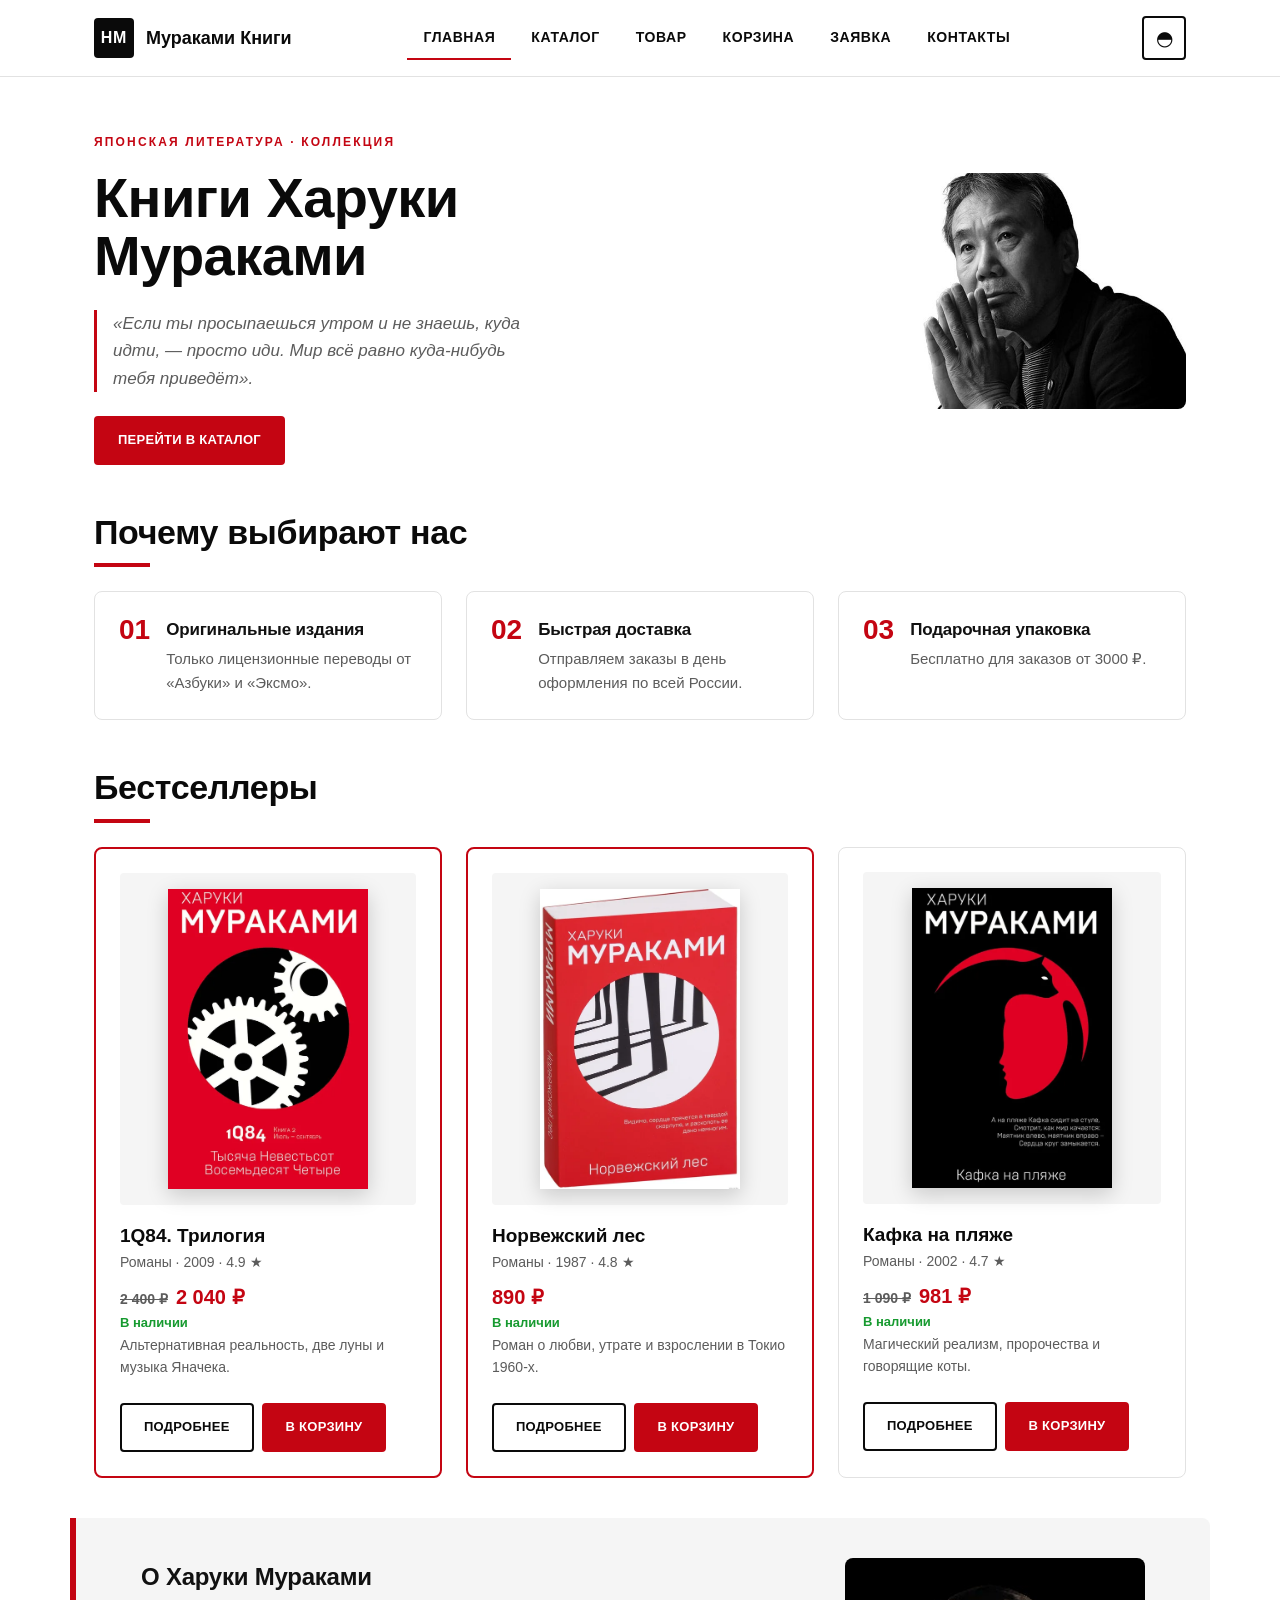
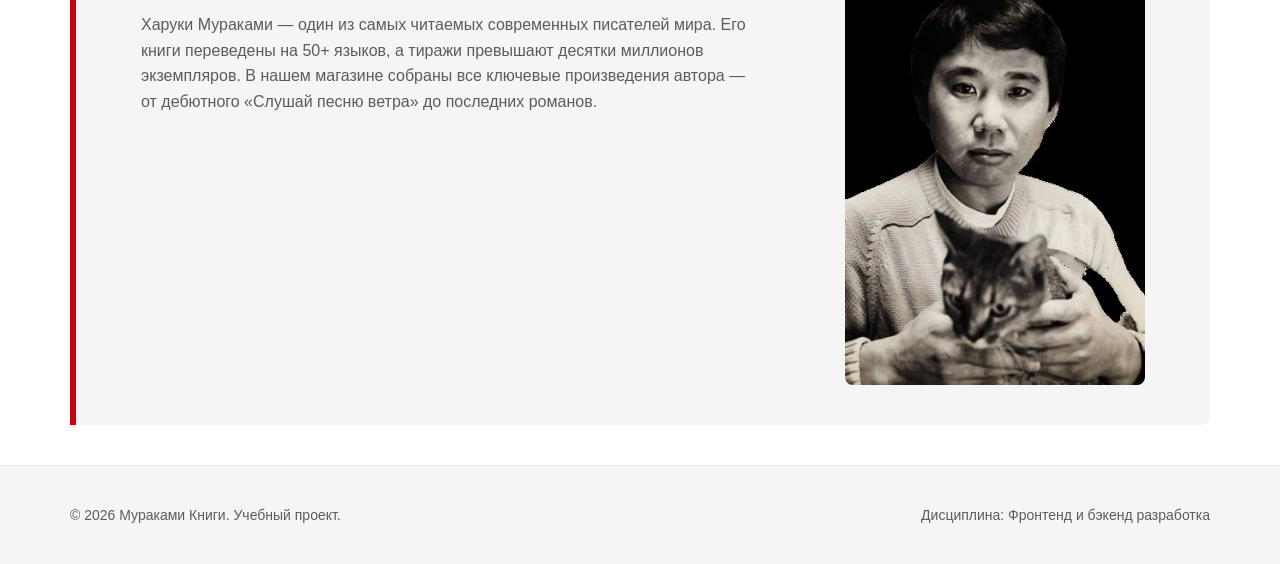
<file: index.html>
<!DOCTYPE html>
<html lang="ru">
<head>
  <meta charset="UTF-8">
  <meta name="viewport" content="width=device-width, initial-scale=1.0">
  <meta name="description" content="Онлайн-магазин книг Харуки Мураками. Коллекционные издания, новинки и бестселлеры.">
  <link rel="icon" type="image/svg+xml" href="images/favicon.svg">
  <title>Книги Харуки Мураками — Онлайн-магазин</title>
  <link rel="stylesheet" href="css/style.css">
  <link rel="stylesheet" href="css/responsive.css">
  <script src="js/data.js" defer></script>
  <script src="js/cart.js" defer></script>
  <script src="js/modal.js" defer></script>
  <script src="js/catalog.js" defer></script>
  <script src="js/main.js" defer></script>
</head>
<body>
  <a class="skip-link" href="#main">Перейти к основному содержимому</a>

  <header class="site-header">
    <div class="site-header__inner">
      <a class="site-header__logo" href="index.html">
        <span class="site-header__logo-mark">HM</span>
        <span class="site-header__logo-text">Мураками&nbsp;Книги</span>
      </a>

      <nav class="site-nav" aria-label="Основная навигация">
        <button
          class="site-nav__toggle"
          type="button"
          aria-expanded="false"
          aria-controls="site-nav-list"
          aria-label="Открыть меню"
        >
          <span class="site-nav__toggle-bar" aria-hidden="true"></span>
          <span class="site-nav__toggle-bar" aria-hidden="true"></span>
          <span class="site-nav__toggle-bar" aria-hidden="true"></span>
        </button>
        <ul class="site-nav__list" id="site-nav-list">
          <li class="site-nav__item">
            <a class="site-nav__link site-nav__link--active" href="index.html" aria-current="page">Главная</a>
          </li>
          <li class="site-nav__item">
            <a class="site-nav__link" href="catalog.html">Каталог</a>
          </li>
          <li class="site-nav__item">
            <a class="site-nav__link" href="product.html">Товар</a>
          </li>
          <li class="site-nav__item">
            <a class="site-nav__link" href="cart.html">Корзина<span class="cart-badge" data-cart-count hidden>0</span></a>
          </li>
          <li class="site-nav__item">
            <a class="site-nav__link" href="order.html">Заявка</a>
          </li>
          <li class="site-nav__item">
            <a class="site-nav__link" href="contacts.html">Контакты</a>
          </li>
        </ul>
      </nav>

      <div class="site-header__actions">
        <button class="theme-toggle" type="button" aria-pressed="false" aria-label="Включить тёмную тему">
          <span class="theme-toggle__icon" aria-hidden="true">&#9683;</span>
        </button>
      </div>
    </div>
  </header>

  <main id="main">

    <section class="hero">
      <div class="hero__content">
        <p class="hero__eyebrow">Японская литература · Коллекция</p>
        <h1 class="hero__title">Книги Харуки Мураками</h1>
        <p class="hero__text">
          «Если ты просыпаешься утром и не знаешь, куда идти, — просто иди.
          Мир всё равно куда-нибудь тебя приведёт».
        </p>
        <a class="button button--primary" href="catalog.html">Перейти в каталог</a>
      </div>

      <div class="hero__portrait">
        <picture>
          <source media="(min-width: 1440px)" srcset="images/hero-desktop.jpg">
          <source media="(min-width: 768px)" srcset="images/hero-tablet.jpg">
          <img
            class="hero__img"
            src="images/hero-mobile.jpg"
            alt="Харуки Мураками"
            width="480"
            height="270"
          >
        </picture>
      </div>
    </section>

    <section class="section" id="advantages" aria-labelledby="advantages-title">
      <h2 class="section__title" id="advantages-title">Почему выбирают нас</h2>

      <ul class="advantages-list">
        <li class="advantages-list__item">
          <span class="advantages-list__num">01</span>
          <div>
            <h3 class="advantages-list__title">Оригинальные издания</h3>
            <p class="advantages-list__text">Только лицензионные переводы от «Азбуки» и «Эксмо».</p>
          </div>
        </li>
        <li class="advantages-list__item">
          <span class="advantages-list__num">02</span>
          <div>
            <h3 class="advantages-list__title">Быстрая доставка</h3>
            <p class="advantages-list__text">Отправляем заказы в день оформления по всей России.</p>
          </div>
        </li>
        <li class="advantages-list__item">
          <span class="advantages-list__num">03</span>
          <div>
            <h3 class="advantages-list__title">Подарочная упаковка</h3>
            <p class="advantages-list__text">Бесплатно для заказов от 3000 ₽.</p>
          </div>
        </li>
      </ul>
    </section>

    <section class="section" id="popular" aria-labelledby="popular-title">
      <h2 class="section__title" id="popular-title">Бестселлеры</h2>

      <div class="products-grid" data-products-container data-limit="3"></div>
    </section>

    <aside class="aside-info" aria-labelledby="aside-info-title">
      <div class="aside-info__content">
        <h2 class="aside-info__title" id="aside-info-title">О Харуки Мураками</h2>
        <p class="aside-info__text">
          Харуки Мураками — один из самых читаемых современных писателей мира.
          Его книги переведены на 50+ языков, а тиражи превышают десятки миллионов
          экземпляров. В нашем магазине собраны все ключевые произведения автора —
          от дебютного «Слушай песню ветра» до последних романов.
        </p>
      </div>
      <div class="aside-info__portrait">
        <img
          class="aside-info__img"
          src="images/haruki-350.jpg"
          srcset="images/haruki-350.jpg 350w"
          sizes="(max-width: 767px) 100vw, 300px"
          alt="Портрет Харуки Мураками"
          width="350"
          height="497"
          loading="lazy">
      </div>
    </aside>
  </main>

  <footer class="site-footer">
    <div class="site-footer__inner">
      <p>&copy; 2026 Мураками Книги. Учебный проект.</p>
      <p>Дисциплина: Фронтенд и бэкенд разработка</p>
    </div>
  </footer>
</body>
</html>
</file>
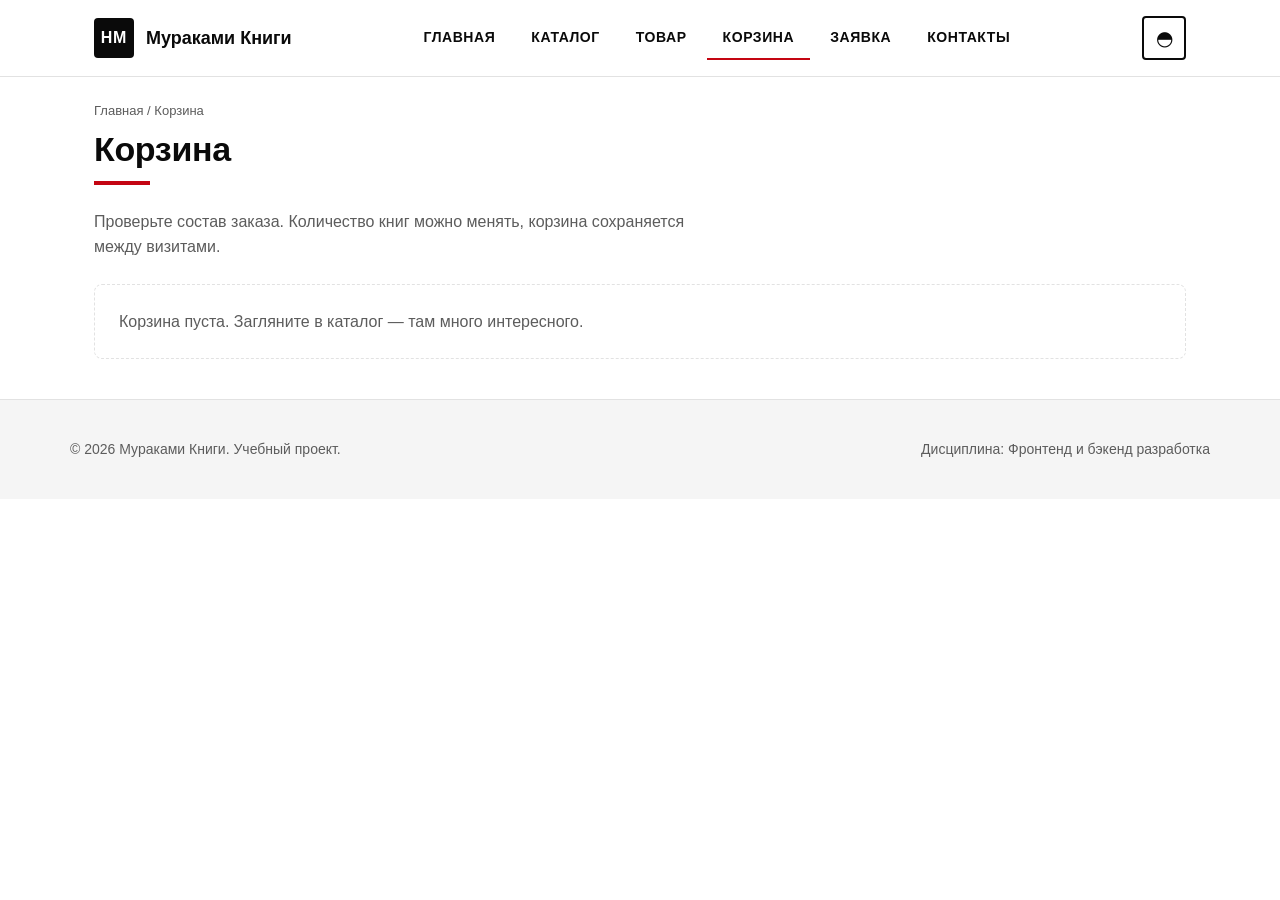
<file: cart.html>
<!DOCTYPE html>
<html lang="ru">
<head>
  <meta charset="UTF-8">
  <meta name="viewport" content="width=device-width, initial-scale=1.0">
  <meta name="description" content="Корзина магазина книг Харуки Мураками.">
  <link rel="icon" type="image/svg+xml" href="images/favicon.svg">
  <title>Корзина — Мураками Книги</title>
  <link rel="stylesheet" href="css/style.css">
  <link rel="stylesheet" href="css/responsive.css">
  <script src="js/data.js" defer></script>
  <script src="js/cart.js" defer></script>
  <script src="js/main.js" defer></script>
</head>
<body>
  <a class="skip-link" href="#main">Перейти к основному содержимому</a>

  <header class="site-header">
    <div class="site-header__inner">
      <a class="site-header__logo" href="index.html">
        <span class="site-header__logo-mark">HM</span>
        <span class="site-header__logo-text">Мураками&nbsp;Книги</span>
      </a>

      <nav class="site-nav" aria-label="Основная навигация">
        <button
          class="site-nav__toggle"
          type="button"
          aria-expanded="false"
          aria-controls="site-nav-list"
          aria-label="Открыть меню"
        >
          <span class="site-nav__toggle-bar" aria-hidden="true"></span>
          <span class="site-nav__toggle-bar" aria-hidden="true"></span>
          <span class="site-nav__toggle-bar" aria-hidden="true"></span>
        </button>
        <ul class="site-nav__list" id="site-nav-list">
          <li class="site-nav__item">
            <a class="site-nav__link" href="index.html">Главная</a>
          </li>
          <li class="site-nav__item">
            <a class="site-nav__link" href="catalog.html">Каталог</a>
          </li>
          <li class="site-nav__item">
            <a class="site-nav__link" href="product.html">Товар</a>
          </li>
          <li class="site-nav__item">
            <a class="site-nav__link site-nav__link--active" href="cart.html" aria-current="page">Корзина<span class="cart-badge" data-cart-count hidden>0</span></a>
          </li>
          <li class="site-nav__item">
            <a class="site-nav__link" href="order.html">Заявка</a>
          </li>
          <li class="site-nav__item">
            <a class="site-nav__link" href="contacts.html">Контакты</a>
          </li>
        </ul>
      </nav>

      <div class="site-header__actions">
        <button class="theme-toggle" type="button" aria-pressed="false" aria-label="Включить тёмную тему">
          <span class="theme-toggle__icon" aria-hidden="true">&#9683;</span>
        </button>
      </div>
    </div>
  </header>

  <main id="main">
    <nav class="breadcrumbs" aria-label="Хлебные крошки">
      <a class="breadcrumbs__link" href="index.html">Главная</a>
      <span class="breadcrumbs__current">Корзина</span>
    </nav>

    <section class="section">
      <h1 class="section__title">Корзина</h1>
      <p class="section__lead">
        Проверьте состав заказа. Количество книг можно менять, корзина сохраняется
        между визитами.
      </p>

      <div data-cart-container></div>
    </section>
  </main>

  <footer class="site-footer">
    <div class="site-footer__inner">
      <p>&copy; 2026 Мураками Книги. Учебный проект.</p>
      <p>Дисциплина: Фронтенд и бэкенд разработка</p>
    </div>
  </footer>
</body>
</html>
</file>
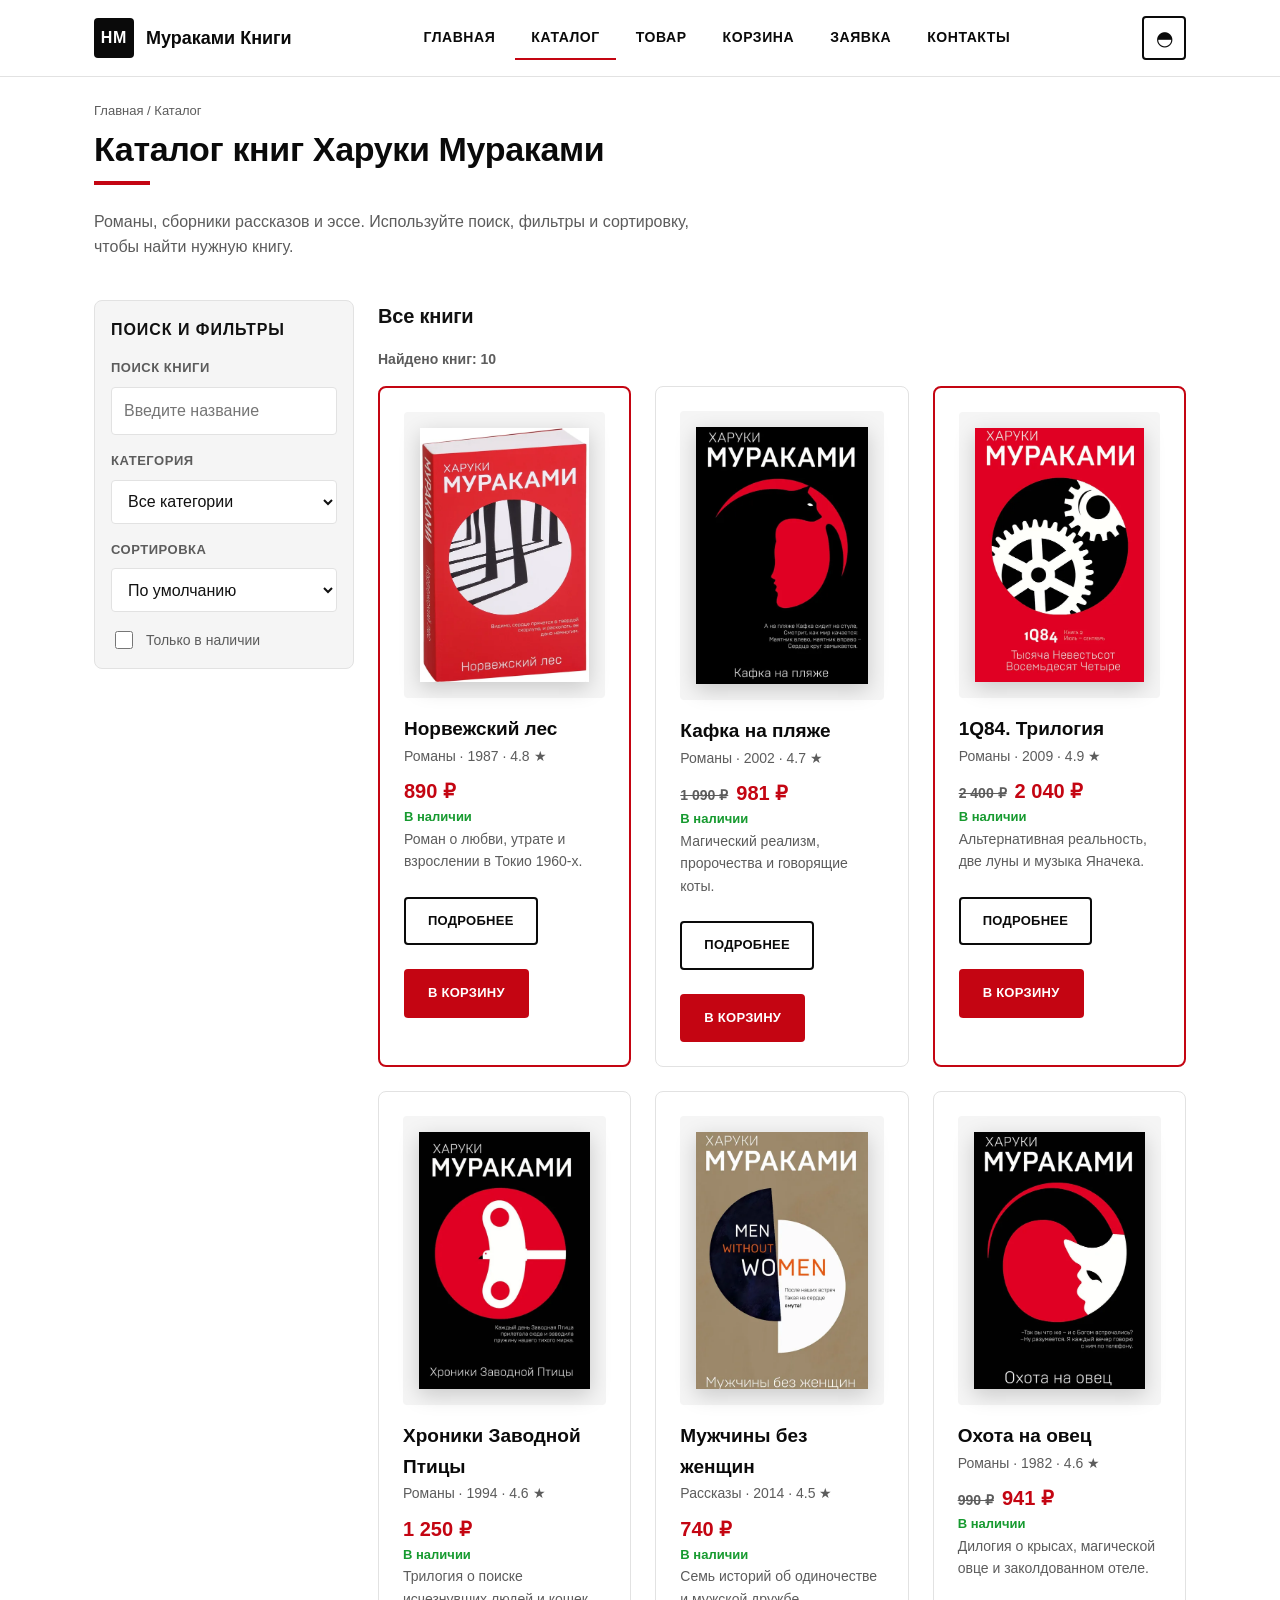
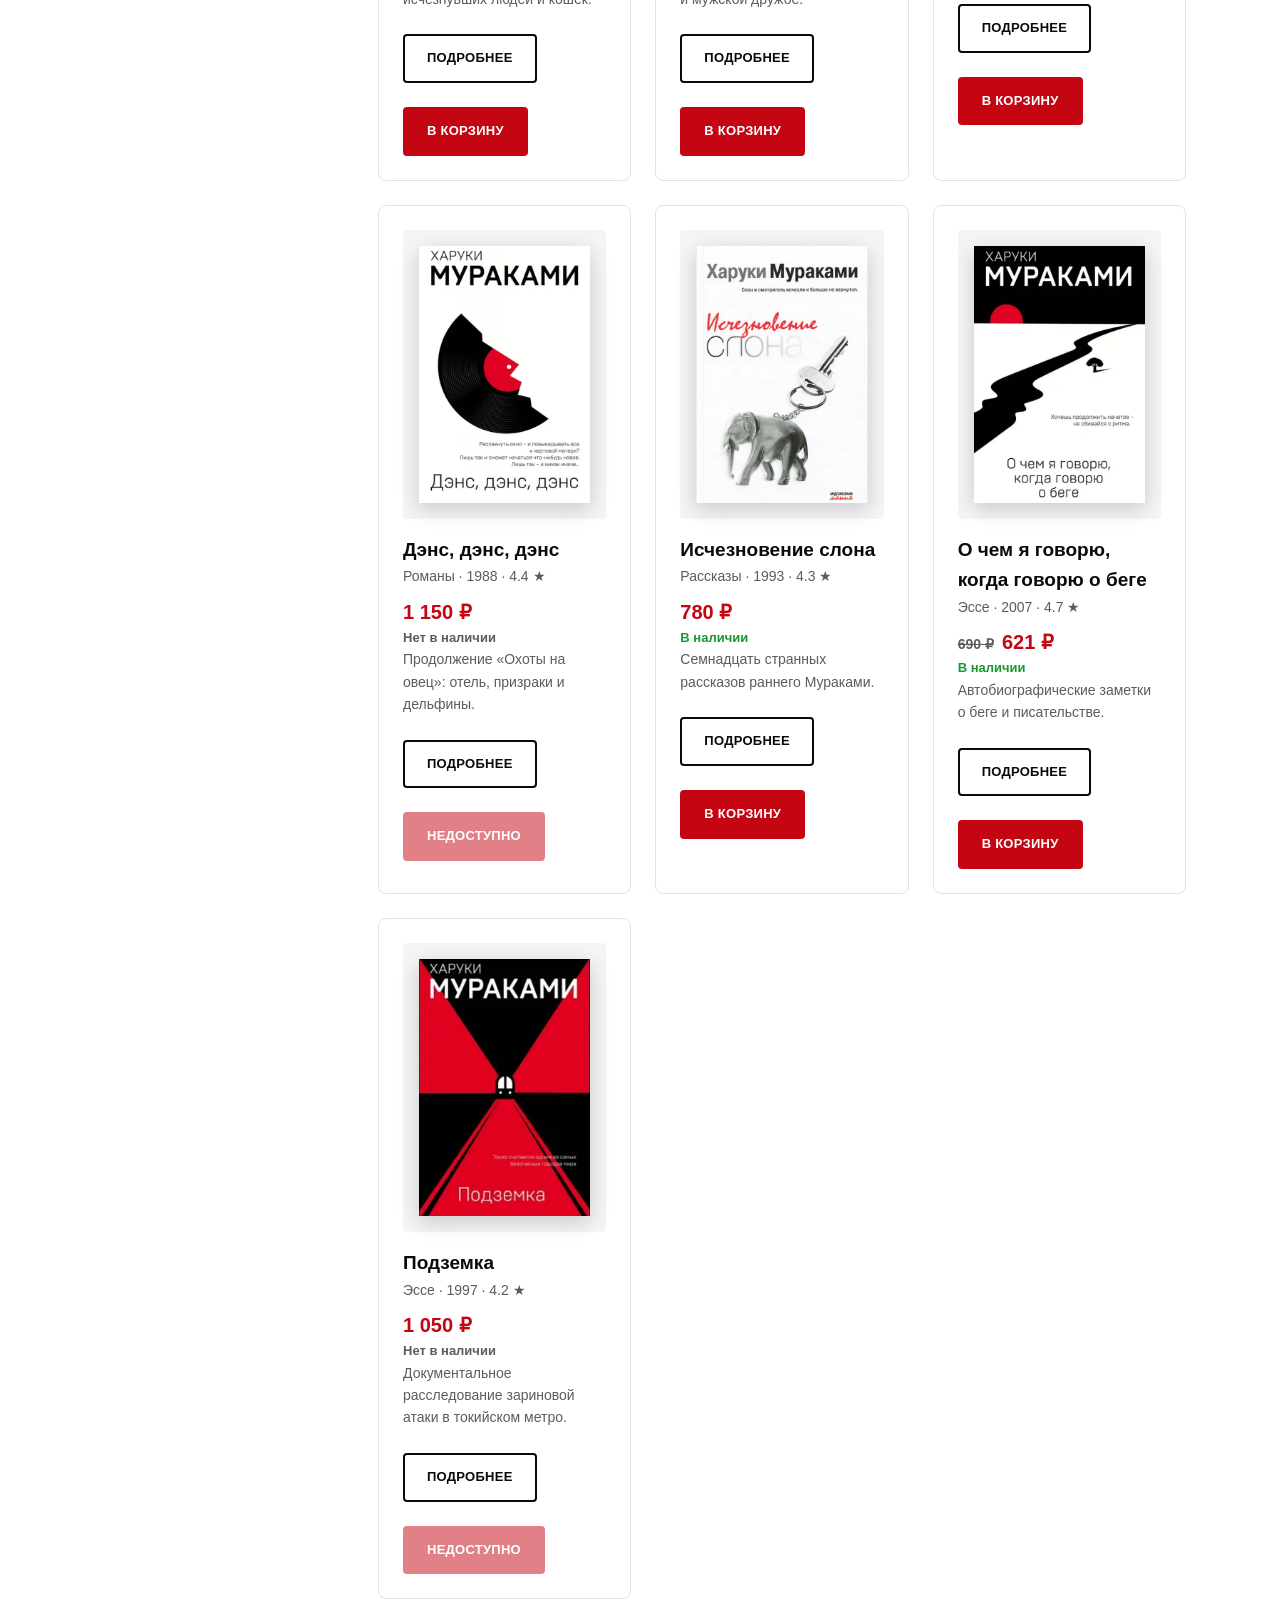
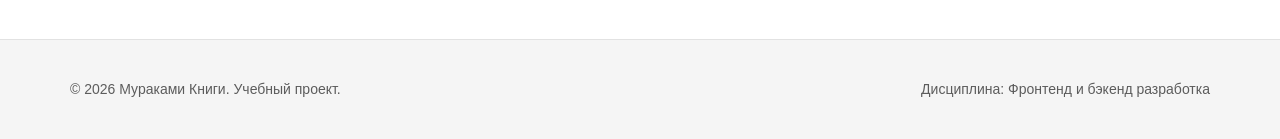
<file: catalog.html>
<!DOCTYPE html>
<html lang="ru">
<head>
  <meta charset="UTF-8">
  <meta name="viewport" content="width=device-width, initial-scale=1.0">
  <meta name="description" content="Каталог книг Харуки Мураками: поиск, фильтрация и сортировка.">
  <link rel="icon" type="image/svg+xml" href="images/favicon.svg">
  <title>Каталог книг — Мураками Книги</title>
  <link rel="stylesheet" href="css/style.css">
  <link rel="stylesheet" href="css/responsive.css">
  <script src="js/data.js" defer></script>
  <script src="js/cart.js" defer></script>
  <script src="js/modal.js" defer></script>
  <script src="js/catalog.js" defer></script>
  <script src="js/main.js" defer></script>
</head>
<body>
  <a class="skip-link" href="#main">Перейти к основному содержимому</a>

  <header class="site-header">
    <div class="site-header__inner">
      <a class="site-header__logo" href="index.html">
        <span class="site-header__logo-mark">HM</span>
        <span class="site-header__logo-text">Мураками&nbsp;Книги</span>
      </a>

      <nav class="site-nav" aria-label="Основная навигация">
        <button
          class="site-nav__toggle"
          type="button"
          aria-expanded="false"
          aria-controls="site-nav-list"
          aria-label="Открыть меню"
        >
          <span class="site-nav__toggle-bar" aria-hidden="true"></span>
          <span class="site-nav__toggle-bar" aria-hidden="true"></span>
          <span class="site-nav__toggle-bar" aria-hidden="true"></span>
        </button>
        <ul class="site-nav__list" id="site-nav-list">
          <li class="site-nav__item">
            <a class="site-nav__link" href="index.html">Главная</a>
          </li>
          <li class="site-nav__item">
            <a class="site-nav__link site-nav__link--active" href="catalog.html" aria-current="page">Каталог</a>
          </li>
          <li class="site-nav__item">
            <a class="site-nav__link" href="product.html">Товар</a>
          </li>
          <li class="site-nav__item">
            <a class="site-nav__link" href="cart.html">Корзина<span class="cart-badge" data-cart-count hidden>0</span></a>
          </li>
          <li class="site-nav__item">
            <a class="site-nav__link" href="order.html">Заявка</a>
          </li>
          <li class="site-nav__item">
            <a class="site-nav__link" href="contacts.html">Контакты</a>
          </li>
        </ul>
      </nav>

      <div class="site-header__actions">
        <button class="theme-toggle" type="button" aria-pressed="false" aria-label="Включить тёмную тему">
          <span class="theme-toggle__icon" aria-hidden="true">&#9683;</span>
        </button>
      </div>
    </div>
  </header>

  <main id="main">
    <nav class="breadcrumbs" aria-label="Хлебные крошки">
      <a class="breadcrumbs__link" href="index.html">Главная</a>
      <span class="breadcrumbs__current">Каталог</span>
    </nav>

    <section class="section">
      <h1 class="section__title">Каталог книг Харуки Мураками</h1>
      <p class="section__lead">
        Романы, сборники рассказов и эссе. Используйте поиск, фильтры и сортировку,
        чтобы найти нужную книгу.
      </p>
    </section>

    <section class="catalog-layout">

      <aside class="catalog-filters" aria-labelledby="filters-title">
        <h2 class="catalog-filters__title" id="filters-title">Поиск и фильтры</h2>

        <div class="catalog-controls">
          <div class="catalog-controls__group">
            <label class="order-form__label" for="catalog-search">Поиск книги</label>
            <input
              class="catalog-controls__input"
              id="catalog-search"
              type="search"
              placeholder="Введите название"
              autocomplete="off"
            >
          </div>

          <div class="catalog-controls__group">
            <label class="order-form__label" for="category-filter">Категория</label>
            <select class="catalog-controls__select" id="category-filter">
              <option value="all">Все категории</option>
              <option value="novels">Романы</option>
              <option value="stories">Рассказы</option>
              <option value="essays">Эссе</option>
            </select>
          </div>

          <div class="catalog-controls__group">
            <label class="order-form__label" for="sort-select">Сортировка</label>
            <select class="catalog-controls__select" id="sort-select">
              <option value="default">По умолчанию</option>
              <option value="price-asc">Сначала дешевле</option>
              <option value="price-desc">Сначала дороже</option>
              <option value="title-asc">По названию А-Я</option>
              <option value="rating-desc">По рейтингу</option>
            </select>
          </div>

          <label class="catalog-controls__check">
            <input type="checkbox" id="available-toggle">
            Только в наличии
          </label>
        </div>
      </aside>

      <section class="catalog-products" aria-labelledby="all-books-title">
        <h2 class="catalog-products__title" id="all-books-title">Все книги</h2>

        <p class="catalog-count" aria-live="polite"></p>
        <p class="catalog-empty" hidden>По выбранным условиям книги не найдены.</p>

        <div class="products-grid" data-products-container></div>
      </section>
    </section>
  </main>

  <footer class="site-footer">
    <div class="site-footer__inner">
      <p>&copy; 2026 Мураками Книги. Учебный проект.</p>
      <p>Дисциплина: Фронтенд и бэкенд разработка</p>
    </div>
  </footer>
</body>
</html>
</file>
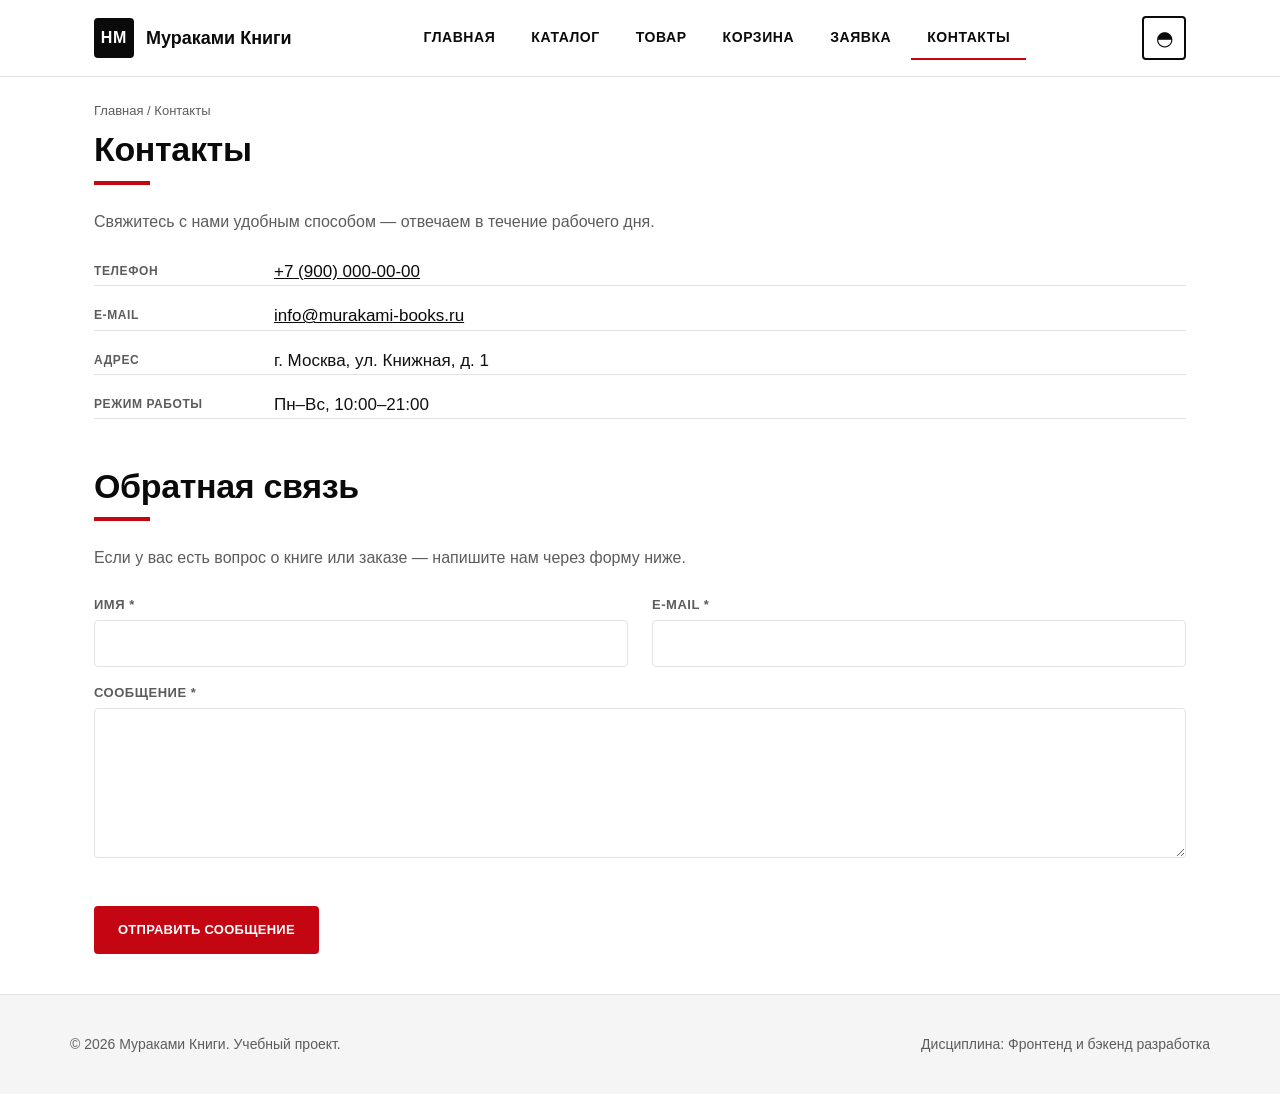
<file: contacts.html>
<!DOCTYPE html>
<html lang="ru">
<head>
  <meta charset="UTF-8">
  <meta name="viewport" content="width=device-width, initial-scale=1.0">
  <meta name="description" content="Контакты магазина книг Харуки Мураками.">
  <link rel="icon" type="image/svg+xml" href="images/favicon.svg">
  <title>Контакты — Мураками Книги</title>
  <link rel="stylesheet" href="css/style.css">
  <link rel="stylesheet" href="css/responsive.css">
  <script src="js/data.js" defer></script>
  <script src="js/cart.js" defer></script>
  <script src="js/main.js" defer></script>
</head>
<body>
  <a class="skip-link" href="#main">Перейти к основному содержимому</a>

  <header class="site-header">
    <div class="site-header__inner">
      <a class="site-header__logo" href="index.html">
        <span class="site-header__logo-mark">HM</span>
        <span class="site-header__logo-text">Мураками&nbsp;Книги</span>
      </a>

      <nav class="site-nav" aria-label="Основная навигация">
        <button
          class="site-nav__toggle"
          type="button"
          aria-expanded="false"
          aria-controls="site-nav-list"
          aria-label="Открыть меню"
        >
          <span class="site-nav__toggle-bar" aria-hidden="true"></span>
          <span class="site-nav__toggle-bar" aria-hidden="true"></span>
          <span class="site-nav__toggle-bar" aria-hidden="true"></span>
        </button>
        <ul class="site-nav__list" id="site-nav-list">
          <li class="site-nav__item">
            <a class="site-nav__link" href="index.html">Главная</a>
          </li>
          <li class="site-nav__item">
            <a class="site-nav__link" href="catalog.html">Каталог</a>
          </li>
          <li class="site-nav__item">
            <a class="site-nav__link" href="product.html">Товар</a>
          </li>
          <li class="site-nav__item">
            <a class="site-nav__link" href="cart.html">Корзина<span class="cart-badge" data-cart-count hidden>0</span></a>
          </li>
          <li class="site-nav__item">
            <a class="site-nav__link" href="order.html">Заявка</a>
          </li>
          <li class="site-nav__item">
            <a class="site-nav__link site-nav__link--active" href="contacts.html" aria-current="page">Контакты</a>
          </li>
        </ul>
      </nav>

      <div class="site-header__actions">
        <button class="theme-toggle" type="button" aria-pressed="false" aria-label="Включить тёмную тему">
          <span class="theme-toggle__icon" aria-hidden="true">&#9683;</span>
        </button>
      </div>
    </div>
  </header>

  <main id="main">
    <nav class="breadcrumbs" aria-label="Хлебные крошки">
      <a class="breadcrumbs__link" href="index.html">Главная</a>
      <span class="breadcrumbs__current">Контакты</span>
    </nav>

    <section class="section">
      <h1 class="section__title">Контакты</h1>
      <p class="section__lead">
        Свяжитесь с нами удобным способом — отвечаем в течение рабочего дня.
      </p>

      <ul class="contact-list">
        <li class="contact-list__item">
          <span class="contact-list__label">Телефон</span>
          <span class="contact-list__value"><a href="tel:+79000000000">+7 (900) 000-00-00</a></span>
        </li>
        <li class="contact-list__item">
          <span class="contact-list__label">E-mail</span>
          <span class="contact-list__value"><a href="mailto:info@murakami-books.ru">info@murakami-books.ru</a></span>
        </li>
        <li class="contact-list__item">
          <span class="contact-list__label">Адрес</span>
          <span class="contact-list__value">г. Москва, ул. Книжная, д. 1</span>
        </li>
        <li class="contact-list__item">
          <span class="contact-list__label">Режим работы</span>
          <span class="contact-list__value">Пн–Вс, 10:00–21:00</span>
        </li>
      </ul>
    </section>

    <section class="section" id="feedback" aria-labelledby="feedback-title">
      <h2 class="section__title" id="feedback-title">Обратная связь</h2>
      <p class="section__lead">
        Если у вас есть вопрос о книге или заказе — напишите нам через форму ниже.
      </p>

      <form class="order-form page-form" id="feedback-form" action="#" method="post" novalidate>

        <div class="order-form__field">
          <label class="order-form__label" for="feedback-name">Имя *</label>
          <input
            class="order-form__input"
            id="feedback-name"
            name="name"
            type="text"
            autocomplete="name"
            required
          >
        </div>

        <div class="order-form__field">
          <label class="order-form__label" for="feedback-email">E-mail *</label>
          <input
            class="order-form__input"
            id="feedback-email"
            name="email"
            type="email"
            autocomplete="email"
            required
          >
        </div>

        <div class="order-form__field page-form__group--wide">
          <label class="order-form__label" for="feedback-message">Сообщение *</label>
          <textarea
            class="order-form__textarea"
            id="feedback-message"
            name="message"
            rows="5"
            required
          ></textarea>
        </div>

        <div class="order-form__actions page-form__group--wide">
          <button class="button button--primary" type="submit">Отправить сообщение</button>
        </div>
      </form>
    </section>
  </main>

  <footer class="site-footer">
    <div class="site-footer__inner">
      <p>&copy; 2026 Мураками Книги. Учебный проект.</p>
      <p>Дисциплина: Фронтенд и бэкенд разработка</p>
    </div>
  </footer>

  <p class="success-message" id="success-message" hidden role="status">
    Заявка успешно отправлена! Мы свяжемся с вами в ближайшее время.
  </p>
</body>
</html>
</file>
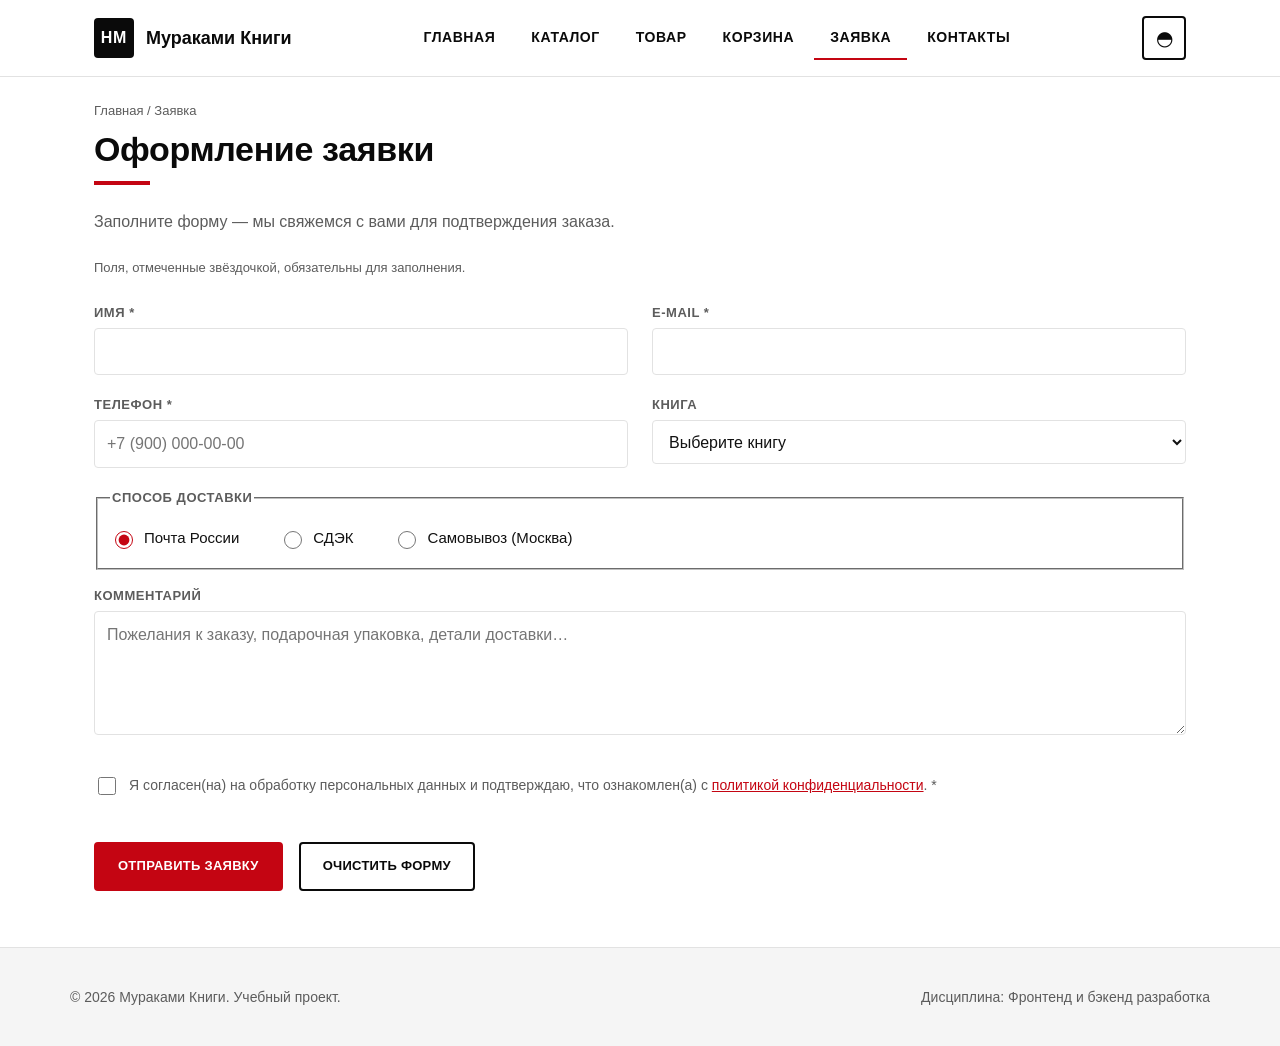
<file: order.html>
<!DOCTYPE html>
<html lang="ru">
<head>
  <meta charset="UTF-8">
  <meta name="viewport" content="width=device-width, initial-scale=1.0">
  <meta name="description" content="Оформление заявки на книгу с проверкой формы.">
  <link rel="icon" type="image/svg+xml" href="images/favicon.svg">
  <title>Оформление заявки — Мураками Книги</title>
  <link rel="stylesheet" href="css/style.css">
  <link rel="stylesheet" href="css/responsive.css">
  <script src="js/data.js" defer></script>
  <script src="js/cart.js" defer></script>
  <script src="js/validation.js" defer></script>
  <script src="js/main.js" defer></script>
</head>
<body>
  <a class="skip-link" href="#main">Перейти к основному содержимому</a>

  <header class="site-header">
    <div class="site-header__inner">
      <a class="site-header__logo" href="index.html">
        <span class="site-header__logo-mark">HM</span>
        <span class="site-header__logo-text">Мураками&nbsp;Книги</span>
      </a>

      <nav class="site-nav" aria-label="Основная навигация">
        <button
          class="site-nav__toggle"
          type="button"
          aria-expanded="false"
          aria-controls="site-nav-list"
          aria-label="Открыть меню"
        >
          <span class="site-nav__toggle-bar" aria-hidden="true"></span>
          <span class="site-nav__toggle-bar" aria-hidden="true"></span>
          <span class="site-nav__toggle-bar" aria-hidden="true"></span>
        </button>
        <ul class="site-nav__list" id="site-nav-list">
          <li class="site-nav__item">
            <a class="site-nav__link" href="index.html">Главная</a>
          </li>
          <li class="site-nav__item">
            <a class="site-nav__link" href="catalog.html">Каталог</a>
          </li>
          <li class="site-nav__item">
            <a class="site-nav__link" href="product.html">Товар</a>
          </li>
          <li class="site-nav__item">
            <a class="site-nav__link" href="cart.html">Корзина<span class="cart-badge" data-cart-count hidden>0</span></a>
          </li>
          <li class="site-nav__item">
            <a class="site-nav__link site-nav__link--active" href="order.html" aria-current="page">Заявка</a>
          </li>
          <li class="site-nav__item">
            <a class="site-nav__link" href="contacts.html">Контакты</a>
          </li>
        </ul>
      </nav>

      <div class="site-header__actions">
        <button class="theme-toggle" type="button" aria-pressed="false" aria-label="Включить тёмную тему">
          <span class="theme-toggle__icon" aria-hidden="true">&#9683;</span>
        </button>
      </div>
    </div>
  </header>

  <main id="main">
    <nav class="breadcrumbs" aria-label="Хлебные крошки">
      <a class="breadcrumbs__link" href="index.html">Главная</a>
      <span class="breadcrumbs__current">Заявка</span>
    </nav>

    <section class="section">
      <h1 class="section__title">Оформление заявки</h1>
      <p class="section__lead">
        Заполните форму — мы свяжемся с вами для подтверждения заказа.
      </p>
      <p class="form-note">
        Поля, отмеченные звёздочкой, обязательны для заполнения.
      </p>

      <form class="order-form page-form" id="page-order-form" action="#" method="post" novalidate>

        <div class="order-form__field">
          <label class="order-form__label" for="page-order-name">Имя *</label>
          <input
            class="order-form__input"
            id="page-order-name"
            name="name"
            type="text"
            autocomplete="name"
          >
          <p class="form-error" id="page-order-name-error"></p>
        </div>

        <div class="order-form__field">
          <label class="order-form__label" for="page-order-email">E-mail *</label>
          <input
            class="order-form__input"
            id="page-order-email"
            name="email"
            type="email"
            autocomplete="email"
          >
          <p class="form-error" id="page-order-email-error"></p>
        </div>

        <div class="order-form__field">
          <label class="order-form__label" for="page-order-phone">Телефон *</label>
          <input
            class="order-form__input"
            id="page-order-phone"
            name="phone"
            type="tel"
            autocomplete="tel"
            placeholder="+7 (900) 000-00-00"
          >
          <p class="form-error" id="page-order-phone-error"></p>
        </div>

        <div class="order-form__field">
          <label class="order-form__label" for="page-order-product">Книга</label>
          <select class="order-form__select" id="page-order-product" name="product"></select>
        </div>

        <fieldset class="order-form__field page-form__group--wide">
          <legend class="order-form__label">Способ доставки</legend>
          <div class="radio-group">
            <label class="radio-group__label">
              <input class="radio-group__input" type="radio" name="delivery" value="Почта России" checked>
              Почта России
            </label>
            <label class="radio-group__label">
              <input class="radio-group__input" type="radio" name="delivery" value="СДЭК">
              СДЭК
            </label>
            <label class="radio-group__label">
              <input class="radio-group__input" type="radio" name="delivery" value="Самовывоз">
              Самовывоз (Москва)
            </label>
          </div>
        </fieldset>

        <div class="order-form__field page-form__group--wide">
          <label class="order-form__label" for="page-order-comment">Комментарий</label>
          <textarea
            class="order-form__textarea"
            id="page-order-comment"
            name="comment"
            rows="4"
            placeholder="Пожелания к заказу, подарочная упаковка, детали доставки…"
          ></textarea>
        </div>

        <div class="order-form__field order-form__field--checkbox page-form__group--wide">
          <label class="order-form__checkbox">
            <input
              class="order-form__checkbox-input"
              id="page-order-consent"
              name="consent"
              type="checkbox"
            >
            <span class="order-form__checkbox-text">
              Я согласен(на) на обработку персональных данных
                и подтверждаю, что ознакомлен(а) с
                <a href="#" class="order-form__link">политикой конфиденциальности</a>. *
            </span>
          </label>
          <p class="form-error" id="page-order-consent-error"></p>
        </div>

        <div class="order-form__actions page-form__group--wide">
          <button class="button button--primary" type="submit">Отправить заявку</button>
          <button class="button button--secondary" type="reset">Очистить форму</button>
        </div>

        <p class="form-message page-form__group--wide" aria-live="polite"></p>
      </form>
    </section>
  </main>

  <footer class="site-footer">
    <div class="site-footer__inner">
      <p>&copy; 2026 Мураками Книги. Учебный проект.</p>
      <p>Дисциплина: Фронтенд и бэкенд разработка</p>
    </div>
  </footer>

  <p class="success-message" id="success-message" hidden role="status">
    Заявка успешно отправлена! Мы свяжемся с вами в ближайшее время.
  </p>
</body>
</html>
</file>
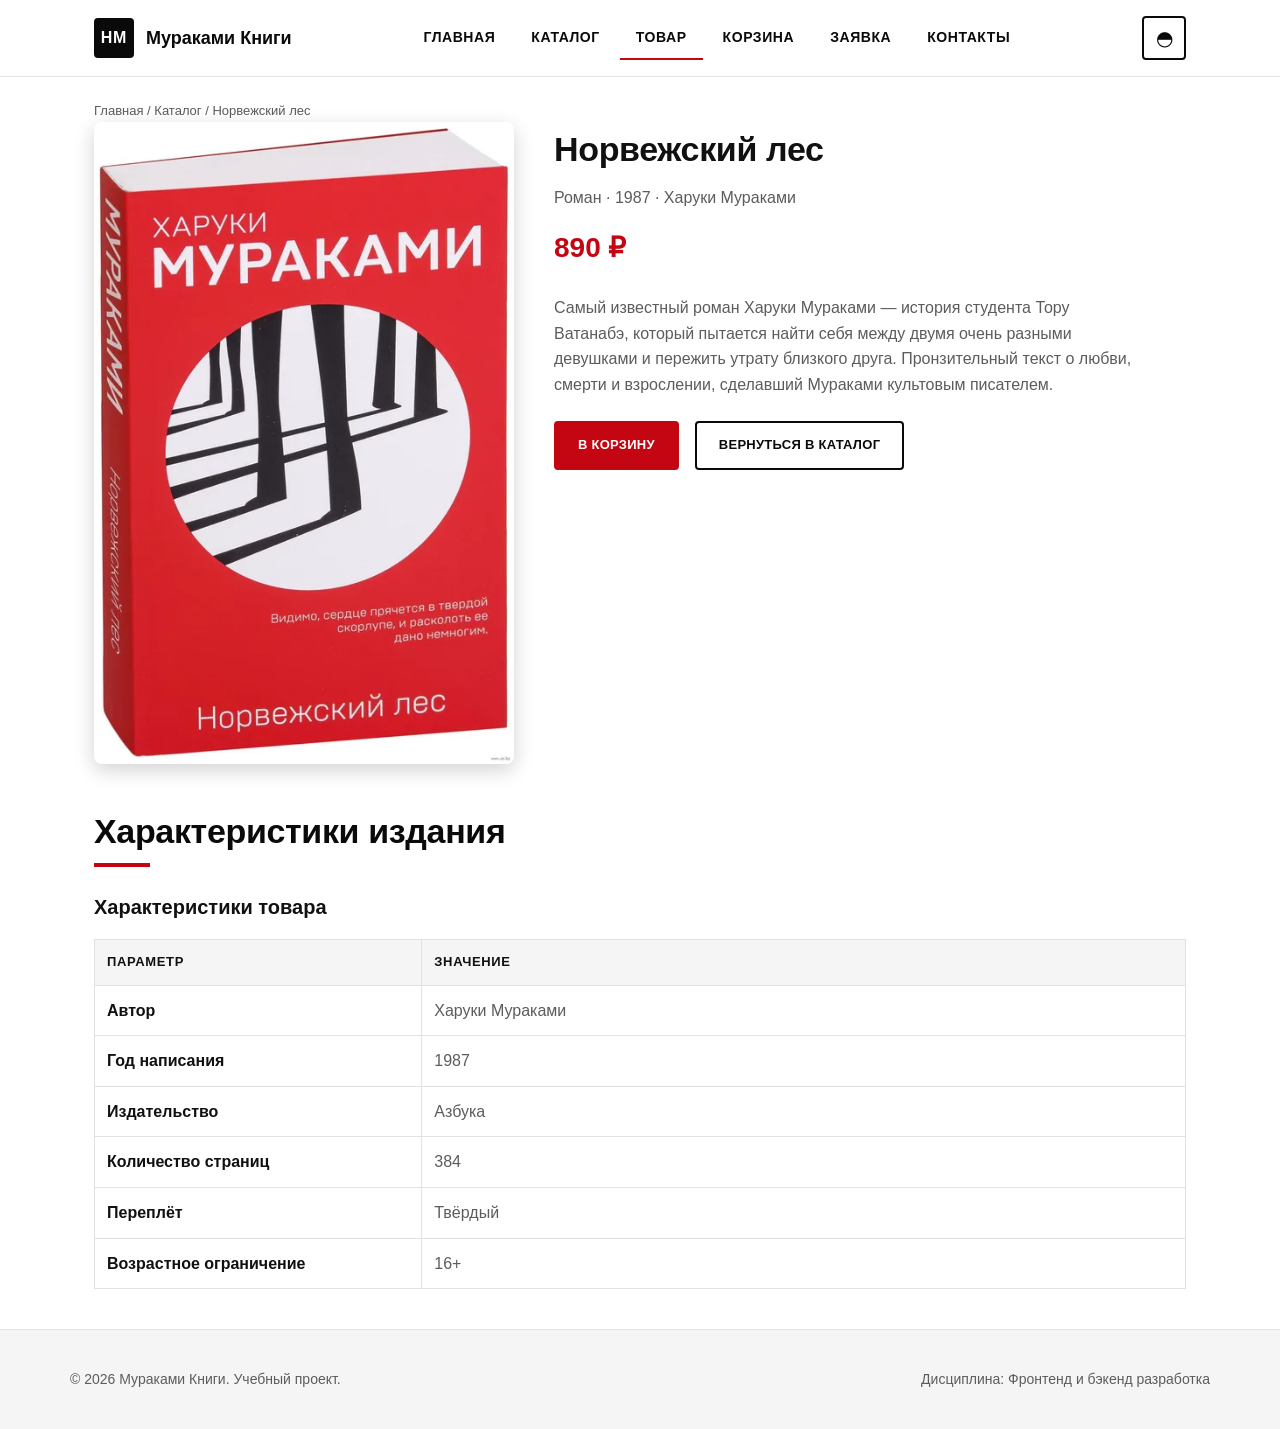
<file: product.html>
<!DOCTYPE html>
<html lang="ru">
<head>
  <meta charset="UTF-8">
  <meta name="viewport" content="width=device-width, initial-scale=1.0">
  <meta name="description" content="Норвежский лес — роман Харуки Мураками. Характеристики издания и добавление в корзину.">
  <link rel="icon" type="image/svg+xml" href="images/favicon.svg">
  <title>Норвежский лес — Мураками Книги</title>
  <link rel="stylesheet" href="css/style.css">
  <link rel="stylesheet" href="css/responsive.css">
  <script src="js/data.js" defer></script>
  <script src="js/cart.js" defer></script>
  <script src="js/main.js" defer></script>
</head>
<body>
  <a class="skip-link" href="#main">Перейти к основному содержимому</a>

  <header class="site-header">
    <div class="site-header__inner">
      <a class="site-header__logo" href="index.html">
        <span class="site-header__logo-mark">HM</span>
        <span class="site-header__logo-text">Мураками&nbsp;Книги</span>
      </a>

      <nav class="site-nav" aria-label="Основная навигация">
        <button
          class="site-nav__toggle"
          type="button"
          aria-expanded="false"
          aria-controls="site-nav-list"
          aria-label="Открыть меню"
        >
          <span class="site-nav__toggle-bar" aria-hidden="true"></span>
          <span class="site-nav__toggle-bar" aria-hidden="true"></span>
          <span class="site-nav__toggle-bar" aria-hidden="true"></span>
        </button>
        <ul class="site-nav__list" id="site-nav-list">
          <li class="site-nav__item">
            <a class="site-nav__link" href="index.html">Главная</a>
          </li>
          <li class="site-nav__item">
            <a class="site-nav__link" href="catalog.html">Каталог</a>
          </li>
          <li class="site-nav__item">
            <a class="site-nav__link site-nav__link--active" href="product.html" aria-current="page">Товар</a>
          </li>
          <li class="site-nav__item">
            <a class="site-nav__link" href="cart.html">Корзина<span class="cart-badge" data-cart-count hidden>0</span></a>
          </li>
          <li class="site-nav__item">
            <a class="site-nav__link" href="order.html">Заявка</a>
          </li>
          <li class="site-nav__item">
            <a class="site-nav__link" href="contacts.html">Контакты</a>
          </li>
        </ul>
      </nav>

      <div class="site-header__actions">
        <button class="theme-toggle" type="button" aria-pressed="false" aria-label="Включить тёмную тему">
          <span class="theme-toggle__icon" aria-hidden="true">&#9683;</span>
        </button>
      </div>
    </div>
  </header>

  <main id="main">
    <nav class="breadcrumbs" aria-label="Хлебные крошки">
      <a class="breadcrumbs__link" href="index.html">Главная</a>
      <a class="breadcrumbs__link" href="catalog.html">Каталог</a>
      <span class="breadcrumbs__current">Норвежский лес</span>
    </nav>

    <section class="product-layout">

      <div class="product-gallery">
        <picture>
          <source
            type="image/webp"
            srcset="images/norwegian-wood-480.webp 480w,
                    images/norwegian-wood-640.webp 640w,
                    images/norwegian-wood-960.webp 960w"
            sizes="(max-width: 1023px) 100vw, 420px">
          <img
            class="product-gallery__img"
            src="images/norwegian-wood-640.jpg"
            srcset="images/norwegian-wood-480.jpg 480w,
                    images/norwegian-wood-640.jpg 640w,
                    images/norwegian-wood-960.jpg 960w"
            sizes="(max-width: 1023px) 100vw, 420px"
            alt="Обложка романа Харуки Мураками «Норвежский лес»"
            width="640"
            height="979">
        </picture>
      </div>

      <div class="product-info">
        <h1 class="product-info__title">Норвежский лес</h1>
        <p class="product-info__meta">Роман · 1987 · Харуки Мураками</p>
        <p class="product-info__price">890 ₽</p>
        <p class="product-info__text">
          Самый известный роман Харуки Мураками — история студента Тору Ватанабэ,
          который пытается найти себя между двумя очень разными девушками и пережить
          утрату близкого друга. Пронзительный текст о любви, смерти и взрослении,
          сделавший Мураками культовым писателем.
        </p>

        <div class="product-info__actions">
          <button
            class="button button--primary"
            type="button"
            data-action="add-to-cart"
            data-product-id="1"
          >В корзину</button>
          <a class="button button--secondary" href="catalog.html">Вернуться в каталог</a>
        </div>
      </div>
    </section>

    <section class="section" aria-labelledby="specs-title">
      <h2 class="section__title" id="specs-title">Характеристики издания</h2>

      <div class="table-wrapper">
        <table class="product-table">
          <caption>Характеристики товара</caption>
          <thead>
            <tr>
              <th scope="col">Параметр</th>
              <th scope="col">Значение</th>
            </tr>
          </thead>
          <tbody>
            <tr>
              <th scope="row">Автор</th>
              <td data-label="Автор">Харуки Мураками</td>
            </tr>
            <tr>
              <th scope="row">Год написания</th>
              <td data-label="Год написания">1987</td>
            </tr>
            <tr>
              <th scope="row">Издательство</th>
              <td data-label="Издательство">Азбука</td>
            </tr>
            <tr>
              <th scope="row">Количество страниц</th>
              <td data-label="Количество страниц">384</td>
            </tr>
            <tr>
              <th scope="row">Переплёт</th>
              <td data-label="Переплёт">Твёрдый</td>
            </tr>
            <tr>
              <th scope="row">Возрастное ограничение</th>
              <td data-label="Возрастное ограничение">16+</td>
            </tr>
          </tbody>
        </table>
      </div>
    </section>
  </main>

  <footer class="site-footer">
    <div class="site-footer__inner">
      <p>&copy; 2026 Мураками Книги. Учебный проект.</p>
      <p>Дисциплина: Фронтенд и бэкенд разработка</p>
    </div>
  </footer>
</body>
</html>
</file>
<file: css/style.css>
:root {
  --color-bg: #ffffff;
  --color-text: #111111;
  --color-muted: #5c5c5c;
  --color-border: #e2e2e2;
  --color-surface: #f5f5f5;
  --color-ink: #0a0a0a;

  --color-accent: #c40512;
  --color-accent-dark: #9c040e;

  --color-danger: #b00020;
  --color-success: #169a2f;
  --color-success-bg: #eefaf0;

  --space-xs: 4px;
  --space-sm: 8px;
  --space-md: 16px;
  --space-lg: 24px;
  --space-xl: 40px;

  --radius-sm: 4px;
  --radius-md: 8px;
  --radius-lg: 14px;

  --container-width: 1140px;
}

* {
  box-sizing: border-box;
}

html {
  scroll-behavior: smooth;
}

body {
  margin: 0;
  font-family: "Helvetica Neue", Arial, sans-serif;
  line-height: 1.6;
  color: var(--color-text);
  background-color: var(--color-bg);
  -webkit-font-smoothing: antialiased;
}

img,
video {
  max-width: 100%;
  height: auto;
}

h1,
h2,
h3 {
  font-weight: 700;
  letter-spacing: -0.01em;
}

a {
  color: var(--color-ink);
}

a:hover {
  color: var(--color-accent);
}

a:focus-visible,
button:focus-visible,
input:focus-visible,
textarea:focus-visible,
select:focus-visible {
  outline: 3px solid var(--color-accent);
  outline-offset: 3px;
}

.skip-link {
  position: absolute;
  left: 16px;
  top: -100px;
  z-index: 1000;
  padding: 10px 16px;
  color: #ffffff;
  background-color: var(--color-ink);
  border-radius: var(--radius-sm);
  font-weight: 600;
  text-decoration: none;
  transition: top .15s ease;
}

.skip-link:focus,
.skip-link:focus-visible {
  top: 16px;
  outline-offset: 2px;
}

.button {
  display: inline-block;
  padding: 12px 22px;
  border: 2px solid transparent;
  border-radius: var(--radius-sm);
  font: inherit;
  font-weight: 700;
  letter-spacing: .02em;
  font-size: 13px;
  text-transform: uppercase;
  text-decoration: none;
  cursor: pointer;
  transition: background-color .15s ease, color .15s ease, border-color .15s ease;
}

.button--primary {
  color: #fff;
  background-color: var(--color-accent);
  border-color: var(--color-accent);
}

.button--primary:hover {
  background-color: var(--color-accent-dark);
  border-color: var(--color-accent-dark);
  color: #fff;
}

.button--secondary {
  color: var(--color-ink);
  background-color: transparent;
  border-color: var(--color-ink);
}

.button--secondary:hover {
  color: #fff;
  background-color: var(--color-ink);
}

.button:disabled {
  opacity: .5;
  cursor: not-allowed;
}

.site-header {
  position: sticky;
  top: 0;
  z-index: 100;
  background-color: var(--color-bg);
  border-bottom: 1px solid var(--color-border);
}

.site-header__inner {
  max-width: var(--container-width);
  margin: 0 auto;
  padding: var(--space-md) var(--space-lg);
  display: flex;
  align-items: center;
  justify-content: space-between;
  gap: var(--space-lg);
  flex-wrap: wrap;
}

.site-header__logo {
  display: inline-flex;
  align-items: center;
  gap: 12px;
  text-decoration: none;
  color: var(--color-ink);
}

.site-header__logo-mark {
  display: inline-flex;
  align-items: center;
  justify-content: center;
  width: 40px;
  height: 40px;
  background-color: var(--color-ink);
  color: #fff;
  font-weight: 800;
  letter-spacing: .05em;
  border-radius: var(--radius-sm);
}

.site-header__logo-text {
  font-weight: 700;
  font-size: 18px;
}

.site-nav__list {
  display: flex;
  flex-wrap: wrap;
  gap: var(--space-xs);
  padding: 0;
  margin: 0;
  list-style: none;
}

.site-nav__link {
  display: inline-block;
  padding: 10px 16px;
  color: var(--color-ink);
  font-weight: 600;
  font-size: 14px;
  text-transform: uppercase;
  letter-spacing: .04em;
  text-decoration: none;
  border-bottom: 2px solid transparent;
}

.site-nav__link:hover,
.site-nav__link--active {
  border-bottom-color: var(--color-accent);
  color: var(--color-ink);
}

.site-nav__toggle {
  display: none;
  flex-direction: column;
  justify-content: center;
  gap: 5px;
  width: 44px;
  height: 44px;
  padding: 10px;
  border: 2px solid var(--color-ink);
  border-radius: var(--radius-sm);
  background-color: transparent;
  cursor: pointer;
}

.site-nav__toggle:hover {
  border-color: var(--color-accent);
}

.site-nav__toggle-bar {
  display: block;
  height: 3px;
  border-radius: 2px;
  background-color: var(--color-ink);
  transition: transform .2s ease, opacity .2s ease;
}

.site-nav__toggle--open .site-nav__toggle-bar:nth-child(1) {
  transform: translateY(8px) rotate(45deg);
}

.site-nav__toggle--open .site-nav__toggle-bar:nth-child(2) {
  opacity: 0;
}

.site-nav__toggle--open .site-nav__toggle-bar:nth-child(3) {
  transform: translateY(-8px) rotate(-45deg);
}

.hero {
  max-width: var(--container-width);
  margin: 0 auto var(--space-xl);
  padding: var(--space-xl) var(--space-lg) 0;
  display: grid;
  grid-template-columns: 1.1fr .9fr;
  gap: var(--space-xl);
  align-items: center;
}

.hero__eyebrow {
  margin: var(--space-md) 0 var(--space-md);
  font-size: 12px;
  font-weight: 700;
  letter-spacing: .18em;
  text-transform: uppercase;
  color: var(--color-accent);
}

.hero__title {
  margin: 0 0 var(--space-lg);
  font-size: clamp(32px, 5vw, 56px);
  line-height: 1.05;
  color: var(--color-ink);
}

.hero__text {
  margin: 0 0 var(--space-lg);
  max-width: 46ch;
  font-size: 17px;
  font-style: italic;
  color: var(--color-muted);
  border-left: 3px solid var(--color-accent);
  padding-left: var(--space-md);
}

.hero__portrait {
  justify-self: end;
}

.hero__img {
  display: block;
  width: 100%;
  max-width: 420px;
  height: auto;
  border-radius: var(--radius-md);
}

.section {
  max-width: var(--container-width);
  margin: 0 auto var(--space-xl);
  padding: 0 var(--space-lg);
}

.section__title {
  position: relative;
  margin: 0 0 var(--space-lg);
  padding-bottom: var(--radius-md);
  font-size: clamp(24px, 3vw, 34px);
  color: var(--color-ink);
}

.section__title::after {
  content: "";
  position: absolute;
  left: 0;
  bottom: 0;
  width: 56px;
  height: 4px;
  background-color: var(--color-accent);
}

.section__lead {
  margin: 0 0 var(--space-lg);
  max-width: 70ch;
  color: var(--color-muted);
}

.advantages-list {
  list-style: none;
  padding: 0;
  margin: 0;
  display: grid;
  grid-template-columns: repeat(3, 1fr);
  gap: var(--space-lg);
}

.advantages-list__item {
  display: flex;
  gap: var(--space-md);
  padding: var(--space-lg);
  border: 1px solid var(--color-border);
  border-radius: var(--radius-md);
}

.advantages-list__num {
  font-size: 28px;
  font-weight: 800;
  color: var(--color-accent);
  line-height: 1;
}

.advantages-list__title {
  margin: 0 0 var(--space-xs);
  font-size: 17px;
}

.advantages-list__text {
  margin: 0;
  color: var(--color-muted);
  font-size: 15px;
}

.products-grid {
  display: grid;
  grid-template-columns: repeat(3, 1fr);
  gap: var(--space-lg);
}

.product-card {
  display: flex;
  flex-direction: column;
  gap: var(--space-sm);
  min-width: 0;
  padding: var(--space-lg);
  border: 1px solid var(--color-border);
  border-radius: var(--radius-md);
  background-color: var(--color-bg);
  transition: transform .15s ease, border-color .15s ease;
}

.product-card:hover {
  transform: translateY(-3px);
  border-color: var(--color-ink);
}

.product-card--featured {
  border-color: var(--color-accent);
  border-width: 2px;
}

.product-card__cover {
  display: flex;
  align-items: center;
  justify-content: center;
  padding: var(--space-md);
  margin-bottom: var(--space-sm);
  background-color: var(--color-surface);
  border-radius: var(--radius-sm);
}

.product-card__cover img {
  display: block;
  width: 100%;
  max-width: 200px;
  aspect-ratio: 2 / 3;
  object-fit: cover;
  box-shadow: 0 6px 20px rgba(0,0,0,.18);
}

.product-card__title {
  margin: 0;
  font-size: 19px;
}

.product-card__description {
  margin: 0;
  color: var(--color-muted);
  font-size: 14px;
  overflow-wrap: anywhere;
}

.product-card__price {
  margin: var(--space-sm) 0 0;
  font-weight: 800;
  font-size: 20px;
  color: var(--color-accent);
}

.product-card__button {
  margin-top: var(--space-md);
  align-self: stretch;
  text-align: center;
}

.product-card__link {
  color: var(--color-ink);
  text-decoration: none;
}

.product-card__link:hover {
  color: var(--color-accent);
}

.aside-info {
  max-width: var(--container-width);
  margin: 0 auto var(--space-xl);
  padding: var(--space-xl) var(--space-lg);
  background-color: var(--color-surface);
  border-left: 6px solid var(--color-accent);
  border-radius: 0 var(--radius-md) var(--radius-md) 0;
  display: flex;
  justify-content: space-evenly;
  gap: var(--space-xl);
}

.aside-info__title {
  margin: 0 0 var(--space-md);
}

.aside-info__text {
  margin: 0;
  max-width: 70ch;
  color: var(--color-muted);
}

.aside-info__portrait {
  display: flex;
  justify-content: end;
  flex-shrink: 0;
}

.aside-info__img {
  display: block;
  width: 300px;
  max-width: 100%;
  height: auto;
  border-radius: var(--radius-md);
}

.breadcrumbs {
  max-width: var(--container-width);
  margin: var(--space-lg) auto 0;
  padding: 0 var(--space-lg);
  font-size: 13px;
  color: var(--color-muted);
}

.breadcrumbs__link {
  color: var(--color-muted);
  text-decoration: none;
}

.breadcrumbs__link:hover {
  color: var(--color-accent);
}

.breadcrumbs__link::after {
  content: " / ";
  color: var(--color-muted);
}

.catalog-layout {
  max-width: var(--container-width);
  margin: 0 auto var(--space-xl);
  padding: 0 var(--space-lg);
  display: grid;
  grid-template-columns: 260px minmax(0, 1fr);
  grid-template-areas:
  "filters products";
  gap: var(--space-lg);
}

.catalog-filters {
  grid-area: filters;
  align-self: start;
  padding: var(--space-md);
  border: 1px solid var(--color-border);
  border-radius: var(--radius-md);
  background-color: var(--color-surface);
}

.catalog-filters__title {
  margin: 0 0 var(--space-md);
  font-size: 16px;
  text-transform: uppercase;
  letter-spacing: .06em;
}

.catalog-products {
  grid-area: products;
}

.catalog-products__title {
  margin: 0 0 var(--space-md);
  font-size: 20px;
}

.filters-form {
  display: grid;
  gap: var(--space-md);
}

.filters-form__group {
  margin: 0;
  padding: var(--space-md);
  border: 1px solid var(--color-border);
  border-radius: var(--radius-sm);
  background-color: var(--color-bg);
}

.filters-form__legend {
  font-weight: 700;
  padding: 0 6px;
}

.filters-form label {
  display: block;
  margin-bottom: var(--space-sm);
  font-size: 14px;
}

.filters-form input[type="number"],
.filters-form input[type="search"] {
  width: 100%;
  min-height: 44px;
  padding: 8px 10px;
  margin-bottom: var(--space-sm);
  border: 1px solid var(--color-border);
  border-radius: var(--radius-sm);
  font: inherit;
}

.filters-form input[type="checkbox"] {
  accent-color: var(--color-accent);
  width: 18px;
  height: 18px;
  margin-right: var(--space-sm);
  vertical-align: middle;
}

.product-layout {
  max-width: var(--container-width);
  margin: 0 auto var(--space-xl);
  padding: 0 var(--space-lg);
  display: grid;
  grid-template-columns: minmax(0, 420px) minmax(0, 1fr);
  gap: var(--space-xl);
  align-items: start;
}

.product-gallery__img {
  display: block;
  width: 100%;
  height: auto;
  border-radius: var(--radius-md);
  box-shadow: 0 6px 20px rgba(0,0,0,.18);
}

.product-info__title {
  margin: 0 0 var(--space-sm);
  font-size: clamp(24px, 3vw, 34px);
}

.product-info__meta {
  margin: 0 0 var(--space-md);
  color: var(--color-muted);
}

.product-info__price {
  margin: 0 0 var(--space-lg);
  font-weight: 800;
  font-size: 28px;
  color: var(--color-accent);
}

.product-info__text {
  margin: 0 0 var(--space-lg);
  max-width: 65ch;
  color: var(--color-muted);
}

.product-info__actions {
  display: flex;
  flex-wrap: wrap;
  gap: var(--space-md);
}

.table-wrapper {
  width: 100%;
  overflow-x: auto;
  -webkit-overflow-scrolling: touch;
}

.product-table {
  width: 100%;
  min-width: 560px;
  border-collapse: collapse;
}

.product-table caption {
  text-align: left;
  padding-bottom: var(--space-md);
  font-size: 20px;
  font-weight: 700;
}

.product-table th,
.product-table td {
  padding: 12px;
  border: 1px solid var(--color-border);
  text-align: left;
  vertical-align: top;
}

.product-table th[scope="col"] {
  background-color: var(--color-surface);
  font-size: 13px;
  text-transform: uppercase;
  letter-spacing: .05em;
}

.product-table th[scope="row"] {
  font-weight: 700;
  width: 30%;
}

.product-table td {
  color: var(--color-muted);
}

.contact-list {
  list-style: none;
  padding: 0;
  margin: 0;
  display: grid;
  gap: var(--space-md);
}

.contact-list__item {
  display: grid;
  grid-template-columns: 180px minmax(0, 1fr);
  gap: var(--space-md) 0;
  border-bottom: 1px solid var(--color-border);
}

.contact-list__label {
  font-weight: 700;
  text-transform: uppercase;
  letter-spacing: .05em;
  font-size: 12px;
  color: var(--color-muted);
  align-self: center;
}

.contact-list__value {
  font-size: 17px;
}

.order-dialog {
  width: min(100% - 32px, 560px);
  max-height: calc(100vh - 32px);
  overflow: auto;
  padding: var(--space-lg);
  border: none;
  border-radius: var(--radius-lg);
  background-color: var(--color-bg);
  box-shadow: 0 20px 60px rgba(0,0,0,.25);
}

.order-dialog::backdrop {
  background-color: rgba(0,0,0,.55);
}

.order-dialog__title {
  position: relative;
  margin: 0 0 var(--space-lg);
  padding-bottom: var(--space-md);
  font-size: 22px;
}

.order-dialog__title::after {
  content: "";
  position: absolute;
  left: 0;
  bottom: 0;
  width: 42px;
  height: 3px;
  background-color: var(--color-accent);
}

.order-form__field {
  margin-bottom: var(--space-md);
}

.order-form__label {
  display: block;
  margin-bottom: var(--space-xs);
  font-size: 13px;
  font-weight: 700;
  text-transform: uppercase;
  letter-spacing: .04em;
  color: var(--color-muted);
}

.order-form__input,
.order-form__textarea,
.order-form__select {
  width: 100%;
  min-height: 44px;
  padding: 10px 12px;
  border: 1px solid var(--color-border);
  border-radius: var(--radius-sm);
  font: inherit;
  color: var(--color-text);
  background-color: var(--color-bg);
}

.order-form__textarea {
  min-height: 120px;
  resize: vertical;
}

.order-form__input:hover,
.order-form__textarea:hover,
.order-form__select:hover {
  border-color: var(--color-ink);
}

.order-form__input:focus-visible,
.order-form__textarea:focus-visible,
.order-form__select:focus-visible {
  outline: 3px solid var(--color-accent);
  outline-offset: 3px;
}

.order-form__field--checkbox {
  margin-top: var(--space-md);
}

.order-form__checkbox {
  display: flex;
  gap: 10px;
  align-items: flex-start;
  cursor: pointer;
  font-size: 14px;
  line-height: 1.5;
  color: var(--color-muted);
}

.order-form__checkbox-input {
  width: 18px;
  height: 18px;
  margin-top: 2px;
  flex-shrink: 0;
  cursor: pointer;
  accent-color: var(--color-accent);
}

.order-form__checkbox-text {
  user-select: none;
}

.order-form__link {
  color: var(--color-accent);
  text-decoration: underline;
}

.order-form__link:hover {
  color: var(--color-accent-dark);
}

.order-form__actions {
  display: flex;
  flex-wrap: wrap;
  gap: var(--space-md);
  margin-top: var(--space-lg);
}

.order-form__input[aria-invalid="true"],
.order-form__textarea[aria-invalid="true"],
.order-form__select[aria-invalid="true"] {
  border-color: var(--color-danger);
}

.order-form__checkbox-input[aria-invalid="true"] {
  outline: 2px solid var(--color-danger);
  outline-offset: 2px;
  border-radius: 3px;
}

.form-note {
  margin: 0 0 var(--space-lg);
  font-size: 13px;
  color: var(--color-muted);
}

.form-error {
  margin: var(--space-xs) 0 0;
  font-size: 13px;
  font-weight: 600;
  color: var(--color-danger);
}

.page-form {
  display: grid;
  grid-template-columns: repeat(2, minmax(0, 1fr));
  gap: 0 var(--space-lg);
}

.page-form__group--wide {
  grid-column: 1 / -1;
}

.radio-group {
  display: flex;
  flex-wrap: wrap;
  gap: var(--space-md) var(--space-xl);
  padding: var(--space-sm) 0;
}

.radio-group__label {
  display: inline-flex;
  align-items: center;
  gap: var(--space-sm);
  font-size: 15px;
  cursor: pointer;
  color: var(--color-text);
}

.radio-group__input {
  width: 18px;
  height: 18px;
  accent-color: var(--color-accent);
  cursor: pointer;
}

.success-message {
  position: fixed;
  left: 50%;
  bottom: 24px;
  transform: translateX(-50%);
  max-width: min(100% - 32px, 520px);
  padding: var(--space-md) var(--space-lg);
  background-color: var(--color-success-bg);
  border-left: 4px solid var(--color-success);
  border-radius: var(--radius-sm);
  color: var(--color-text);
  box-shadow: 0 10px 30px rgba(0,0,0,.1);
  z-index: 100;
}

.site-footer {
  border-top: 1px solid var(--color-border);
  background-color: var(--color-surface);
  padding: var(--space-lg);
  margin-top: var(--space-xl);
}

.site-footer__inner {
  max-width: var(--container-width);
  margin: 0 auto;
  display: flex;
  flex-wrap: wrap;
  justify-content: space-between;
  gap: var(--space-md);
  font-size: 14px;
  color: var(--color-muted);
}

[data-theme="dark"] {
  --color-bg: #141416;
  --color-text: #e8e6e1;
  --color-muted: #b6b3ab;
  --color-border: #42424c;
  --color-surface: #1d1d21;
  --color-ink: #f2f0ea;
  --color-accent: #e8453c;
  --color-accent-dark: #f0675f;
  --color-danger: #f06a7a;
  --color-success: #4caf6d;
  --color-success-bg: #1d2b21;
}

[data-theme="dark"] .site-header__logo-mark {
  color: #141416;
}

.site-header__actions {
  display: flex;
  align-items: center;
  gap: var(--space-sm);
}

.theme-toggle {
  display: inline-flex;
  align-items: center;
  justify-content: center;
  width: 44px;
  height: 44px;
  border: 2px solid var(--color-ink);
  border-radius: var(--radius-sm);
  background-color: transparent;
  color: var(--color-ink);
  font-size: 20px;
  line-height: 1;
  cursor: pointer;
}

.theme-toggle:hover {
  border-color: var(--color-accent);
  color: var(--color-accent);
}

.site-nav__link--cart {
  display: inline-flex;
  align-items: center;
}

.cart-badge {
  display: inline-flex;
  align-items: center;
  justify-content: center;
  min-width: 20px;
  height: 20px;
  margin-left: 6px;
  padding: 0 5px;
  background-color: var(--color-accent);
  color: #fff;
  border-radius: 10px;
  font-size: 12px;
  font-weight: 700;
  line-height: 1;
}

.catalog-controls {
  display: grid;
  gap: var(--space-md);
}

.catalog-controls__group {
  display: grid;
  gap: var(--space-xs);
}

.catalog-controls__input,
.catalog-controls__select {
  width: 100%;
  min-height: 44px;
  padding: 10px 12px;
  border: 1px solid var(--color-border);
  border-radius: var(--radius-sm);
  font: inherit;
  color: var(--color-text);
  background-color: var(--color-bg);
}

.catalog-controls__input:hover,
.catalog-controls__select:hover {
  border-color: var(--color-ink);
}

.catalog-controls__check {
  display: flex;
  gap: 10px;
  align-items: center;
  font-size: 14px;
  color: var(--color-muted);
  cursor: pointer;
}

.catalog-controls__check input {
  width: 18px;
  height: 18px;
  accent-color: var(--color-accent);
  cursor: pointer;
}

.catalog-count {
  margin: 0 0 var(--space-md);
  font-size: 14px;
  font-weight: 600;
  color: var(--color-muted);
}

.catalog-empty {
  margin: 0 0 var(--space-md);
  padding: var(--space-md);
  border: 1px dashed var(--color-border);
  border-radius: var(--radius-md);
  color: var(--color-muted);
}

.product-card__link {
  padding: 0;
  border: none;
  background-color: transparent;
  font: inherit;
  font-weight: 700;
  color: var(--color-ink);
  text-align: left;
  cursor: pointer;
}

.product-card__price-old {
  margin-right: 8px;
  color: var(--color-muted);
  text-decoration: line-through;
  font-size: 14px;
}

.product-card__status {
  margin: 0;
  font-size: 13px;
  font-weight: 600;
}

.product-card__status--ok {
  color: var(--color-success);
}

.product-card__status--out {
  color: var(--color-muted);
}

.product-card__actions {
  display: flex;
  flex-wrap: wrap;
  gap: var(--space-sm);
  margin-top: var(--space-sm);
}

.product-dialog {
  width: min(100% - 32px, 720px);
  max-height: calc(100vh - 32px);
  overflow: auto;
  padding: 0;
  border: none;
  border-radius: var(--radius-lg);
  background-color: var(--color-bg);
  box-shadow: 0 20px 60px rgba(0,0,0,.25);
}

.product-dialog::backdrop {
  background-color: rgba(0,0,0,.55);
}

.product-dialog__inner {
  display: grid;
  grid-template-columns: 220px 1fr;
  gap: var(--space-lg);
  padding: var(--space-lg);
}

.product-dialog__image img {
  width: 100%;
  display: block;
  border-radius: var(--radius-md);
}

.product-dialog__content {
  display: flex;
  flex-direction: column;
  align-items: flex-start;
  gap: var(--space-sm);
}

.product-dialog__title {
  margin: 0;
  font-size: 24px;
}

.product-dialog__meta,
.product-dialog__text {
  margin: 0;
  color: var(--color-muted);
}

.product-dialog__price {
  margin: 0;
  font-size: 22px;
  font-weight: 700;
}

.product-dialog__actions {
  display: flex;
  flex-wrap: wrap;
  gap: var(--space-sm);
  margin-top: var(--space-sm);
}

.cart-quantity {
  display: inline-flex;
  align-items: center;
  gap: var(--space-xs);
}

.cart-quantity__button {
  width: 34px;
  height: 34px;
  border: 1px solid var(--color-border);
  border-radius: var(--radius-sm);
  background-color: var(--color-bg);
  color: var(--color-text);
  font-size: 16px;
  font-weight: 700;
  cursor: pointer;
}

.cart-quantity__button:hover {
  border-color: var(--color-accent);
  color: var(--color-accent);
}

.cart-quantity__value {
  min-width: 28px;
  text-align: center;
  font-weight: 700;
}

.cart-total {
  margin: var(--space-lg) 0 var(--space-md);
  font-size: 20px;
  font-weight: 700;
}

.cart-actions {
  display: flex;
  flex-wrap: wrap;
  gap: var(--space-md);
}

.cart-empty {
  padding: var(--space-lg);
  border: 1px dashed var(--color-border);
  border-radius: var(--radius-md);
  color: var(--color-muted);
}

.cart-table__remove {
  font-size: 13px;
  padding: 8px 12px;
}

.form-message {
  margin: var(--space-md) 0 0;
  font-weight: 600;
  color: var(--color-danger);
}

.cart-badge[hidden] {
  display: none;
}
</file>
<file: css/responsive.css>
@media (max-width: 1024px) {

  .hero {
    padding-top: var(--space-lg);
  }

  .products-grid {
    grid-template-columns: repeat(2, minmax(0, 1fr));
  }

  .catalog-layout {
    grid-template-columns: 1fr;
    grid-template-areas:
      "filters"
      "products";
  }

  .catalog-filters {
    position: static;
  }

  .product-layout {
    grid-template-columns: 1fr;
  }

  .product-gallery__img {
    max-width: 420px;
    margin-inline: auto;
  }
}

@media (max-width: 768px) {

  .page-form {
    grid-template-columns: 1fr;
  }

  .page-form__group--wide {
    grid-column: auto;
  }

  .hero {
    grid-template-columns: 1fr;
  }

  .hero__portrait {
    justify-self: start;
  }

  .hero__img {
    max-width: 480px;
  }

  .advantages-list {
    grid-template-columns: 1fr;
  }

  .aside-info {
    flex-direction: column;
    align-items: center;
  }

  .aside-info__portrait {
    justify-content: center;
  }

  .contact-list__item {
    grid-template-columns: 1fr;
  }

  .order-form__actions .button {
    flex: 1 1 100%;
    text-align: center;
  }
}

@media (max-width: 640px) {

  .site-header__inner {
    flex-direction: row;
    align-items: center;
    justify-content: space-between;
    gap: var(--space-md);
  }

  .site-nav__toggle {
    display: flex;
  }

  .site-nav__list {
    display: none;
    position: absolute;
    top: 100%;
    left: 0;
    right: 0;
    flex-direction: column;
    width: auto;
    padding: var(--space-sm) 0;
    background-color: var(--color-bg);
    border-bottom: 1px solid var(--color-border);
    box-shadow: 0 12px 24px rgba(0,0,0,.12);
  }

  .site-nav--open .site-nav__list {
    display: flex;
    animation: nav-dropdown .2s ease;
  }

  .site-nav__link {
    display: block;
    padding: 12px 16px;
  }

  @keyframes nav-dropdown {
    from {
      opacity: 0;
      transform: translateY(-8px);
    }
    to {
      opacity: 1;
      transform: translateY(0);
    }
  }

  .products-grid {
    grid-template-columns: 1fr;
  }

  .table-wrapper {
    overflow-x: visible;
  }

  .product-table {
    min-width: 0;
  }

  .product-table caption {
    font-size: 18px;
  }

  .product-table thead {
    display: none;
  }

  .product-table,
  .product-table tbody,
  .product-table tr,
  .product-table td {
    display: block;
    width: 100%;
  }

  .product-table tr {
    margin-bottom: var(--space-md);
    padding: var(--space-md);
    border: 1px solid var(--color-border);
    border-radius: var(--radius-md);
  }

  .product-table th[scope="row"] {
    display: none;
  }

  .product-table td {
    padding: 0 0 var(--space-sm);
    border: none;
  }

  .product-table td::before {
    display: block;
    font-size: 12px;
    font-weight: 700;
    text-transform: uppercase;
    letter-spacing: .05em;
    color: var(--color-muted);
  }

  .product-table td[data-label]::before {
    content: attr(data-label);
  }

  .product-card {
    flex-direction: row;
    flex-wrap: wrap;
    align-items: flex-start;
  }

  .product-card__cover {
    flex: 0 0 40%;
    width: 40%;
    min-width: 0;
    margin-bottom: 0;
  }

  .product-card__cover img {
    width: 100%;
    max-width: 100%;
  }

  .product-card__body {
    flex: 1 1 55%;
    min-width: 0;
    display: flex;
    flex-direction: column;
    gap: var(--space-sm);
  }
}

@media (max-width: 430px) {

  .section,
  .hero,
  .breadcrumbs,
  .catalog-layout,
  .product-layout,
  .aside-info {
    padding-left: var(--space-md);
    padding-right: var(--space-md);
  }

  .site-header__inner {
    padding-left: var(--space-md);
    padding-right: var(--space-md);
  }

  .product-card {
    flex-direction: column;
    flex-wrap: nowrap;
  }

  .product-card__cover {
    flex: 0 0 auto;
    width: 100%;
  }

  .product-card__body {
    flex: 0 1 auto;
  }

  .radio-group {
    flex-direction: column;
    gap: var(--space-sm);
  }

  .hero__img {
    max-width: 100%;
  }
}

@media (max-width: 768px) {

  .product-dialog__inner {
    grid-template-columns: 1fr;
  }

  .product-dialog__image {
    max-width: 200px;
    margin-inline: auto;
  }
}

@media (max-width: 640px) {

  .cart-table th[scope="row"] {
    display: block;
    width: 100%;
    padding: 0 0 var(--space-sm);
    border: none;
    font-size: 16px;
  }

  .cart-table__remove {
    margin-top: var(--space-sm);
  }
}
</file>
